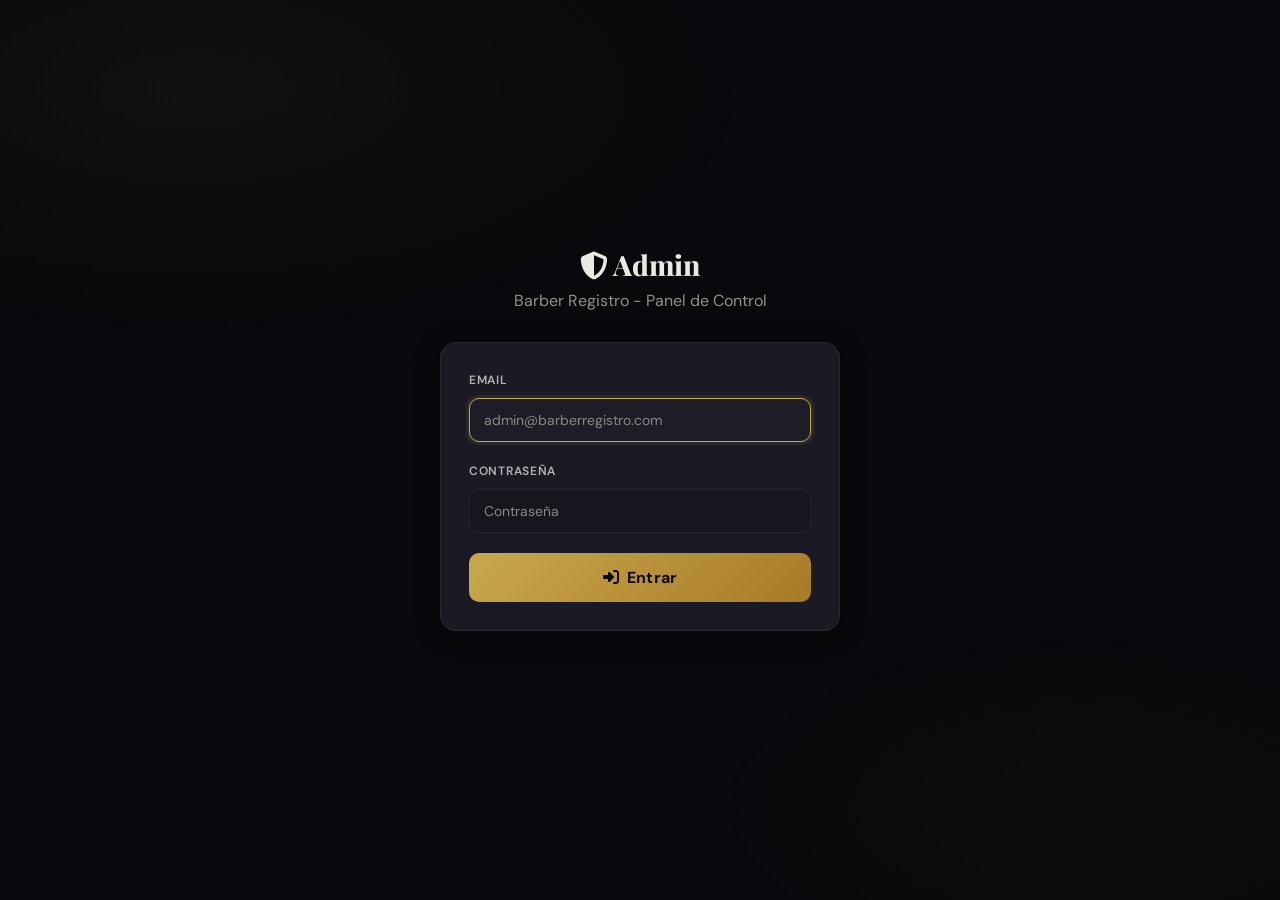
<file: frontend/admin.html>
<!DOCTYPE html>
<html lang="es">
<head>
    <meta charset="UTF-8">
    <meta name="viewport" content="width=device-width, initial-scale=1.0">
    <title>Admin - Barber Registro</title>
    <link rel="stylesheet" href="assets/css/styles.css">
    <link rel="stylesheet" href="assets/css/admin.css">
    <link rel="stylesheet" href="https://cdnjs.cloudflare.com/ajax/libs/font-awesome/6.4.0/css/all.min.css">
</head>
<body>
    <!-- ══════════════════════════════════════════════════════════
         ADMIN — Panel de control de la plataforma.
         Tiene dos vistas:
         1. loginView: formulario de login exclusivo del admin
         2. panelView: dashboard con estadísticas + listado de barberías
         Solo se muestra una a la vez (controlado por JS).
         ═══════════════════════════════════════════════════════ -->

    <!-- ── VISTA 1: LOGIN DEL ADMIN ──────────────────────────
         Credenciales por defecto: admin@barberregistro.com / admin123
         (se crean con npm run seed en el backend)
         ──────────────────────────────────────────────────────── -->
    <div id="loginView" class="login-wrap">
        <div class="login-box">
            <div class="login-header">
                <h1><i class="fas fa-shield-alt"></i> Admin</h1>
                <p style="opacity:0.6;margin-top:6px;">Barber Registro - Panel de Control</p>
            </div>
            <div class="card">
                <!-- Mensajes de error del login -->
                <div id="loginMsg" role="alert"></div>
                <div class="form-group"><label for="saEmail">Email</label><input type="email" id="saEmail" class="form-control" placeholder="admin@barberregistro.com" autofocus></div>
                <div class="form-group"><label for="saPw">Contraseña</label><input type="password" id="saPw" class="form-control" placeholder="Contraseña"></div>
                <button id="btnSaLogin" onclick="saLogin()" class="btn btn-primary" style="width:100%;padding:14px;font-size:16px;justify-content:center;">
                    <i class="fas fa-sign-in-alt"></i> Entrar
                </button>
            </div>
        </div>
    </div>

    <!-- ── VISTA 2: PANEL DEL ADMIN ──────────────────────
         Se muestra después del login exitoso.
         Contiene: topbar, stats grid y listado de barberías.
         ──────────────────────────────────────────────────────── -->
    <div id="panelView" class="panel-wrap">

        <!-- Topbar con nombre y botón de salir -->
        <div class="sa-topbar">
            <div class="container sa-topbar-inner">
                <div><h1><i class="fas fa-cut"></i> Barber Registro <span class="badge-sa">ADMIN</span></h1></div>
                <div style="display:flex;align-items:center;gap:12px;">
                    <span id="saName" style="font-size:13px;opacity:0.7;"></span>
                    <button onclick="saLogout()" class="btn-sa"><i class="fas fa-sign-out-alt"></i> Salir</button>
                </div>
            </div>
        </div>

        <div class="container" style="margin-top:28px;padding-bottom:40px;">
            <!-- Dashboard: 3 tarjetas con estadísticas generales -->
            <div class="stats-grid">
                <div class="stat-card"><div class="num" id="statTotal">0</div><div class="label">Barberías Registradas</div></div>
                <div class="stat-card"><div class="num" id="statActivas">0</div><div class="label">Activas</div></div>
                <div class="stat-card"><div class="num" id="statReservas">0</div><div class="label">Total Reservas</div></div>
            </div>

            <!-- Listado de todas las barberías (se renderiza con JS) -->
            <h2 style="margin-bottom:18px;font-size:20px;"><i class="fas fa-store"></i> Todas las Barberías</h2>
            <div id="listaBarberias"></div>
        </div>
    </div>

    <!-- ══ LÓGICA DEL ADMIN ═══════════════════════════════
         - Login con credenciales de admin
         - Dashboard de estadísticas (total barberías, activas, reservas)
         - Listado de barberías con acciones: activar/desactivar, editar, ver reservas
         - Cada barbería tiene un panel desplegable de detalles
         ═══════════════════════════════════════════════════════ -->
    <script type="module">
        import { config, auth } from './assets/js/config.js';

        // Si ya tiene sesión como admin, mostrar panel directamente
        if (auth.estaLogueado() && auth.getRole() === 'admin') { showPanel(); }

        // Enter en contraseña → ejecutar login
        document.getElementById('saPw').addEventListener('keydown', e => { if(e.key==='Enter') window.saLogin(); });

        // Función de login del admin
        window.saLogin = async function() {
            const email = document.getElementById('saEmail').value.trim();
            const pw = document.getElementById('saPw').value;
            const btn = document.getElementById('btnSaLogin');
            const msg = document.getElementById('loginMsg');
            if (!email||!pw) { msg.innerHTML='<div class="alert alert-error">Completa los campos</div>'; return; }
            btn.disabled=true; btn.innerHTML='<span class="loading"></span> Entrando...'; msg.innerHTML='';
            try {
                const r = await fetch(`${config.apiURL}/auth/admin/login`, {method:'POST',headers:{'Content-Type':'application/json'},body:JSON.stringify({email,password:pw})});
                const d = await r.json();
                if (!r.ok) throw new Error(d.error||'Error');
                auth.guardarSesion(d.token, d.admin, 'admin');
                showPanel();
            } catch(e) { msg.innerHTML=`<div class="alert alert-error">${e.message}</div>`; }
            finally { btn.disabled=false; btn.innerHTML='<i class="fas fa-sign-in-alt"></i> Entrar'; }
        };

        // Cerrar sesión: limpiar sessionStorage y recargar
        window.saLogout = function() { if(confirm('Cerrar sesion?')) { sessionStorage.clear(); location.reload(); } };

        // Mostrar el panel después de login exitoso: oculta login, muestra dashboard
        async function showPanel() {
            document.getElementById('loginView').style.display='none';
            document.getElementById('panelView').style.display='block';
            const sa = auth.getUserData();
            if (sa) document.getElementById('saName').textContent = sa.nombre || sa.email;
            await loadStats();
            await loadBarberias();
        }

        // Cargar estadísticas generales (total barberías, activas, reservas)
        async function loadStats() {
            try {
                const s = await (await fetch(`${config.apiURL}/admin/stats`,{headers:auth.headers()})).json();
                document.getElementById('statTotal').textContent = s.barberias;
                document.getElementById('statActivas').textContent = s.activas;
                document.getElementById('statReservas').textContent = s.reservas;
            } catch(e) { console.error(e); }
        }

        // Cargar listado de todas las barberías con sus estadísticas
        async function loadBarberias() {
            try {
                const bs = await (await fetch(`${config.apiURL}/admin/barberias`,{headers:auth.headers()})).json();
                const cont = document.getElementById('listaBarberias');
                if (!bs.length) { cont.innerHTML='<p style="color:var(--text-3);text-align:center;padding:30px;">No hay barberias registradas</p>'; return; }
                cont.innerHTML = bs.map(b => `
                    <div class="barb-card" id="barb-${b.id}" data-horarios="${(b.horarios||'').replace(/"/g,'&quot;')}">
                        <div class="barb-header">
                            <div class="barb-info">
                                <h3>${b.nombre} <span style="font-size:12px;color:var(--text-3);font-weight:400;">(${b.codigo_unico})</span></h3>
                                <p style="font-size:13px;color:var(--text-3);">${b.dueno_nombre} - ${b.dueno_email}</p>
                                <div class="barb-meta">
                                    <span><i class="fas fa-map-marker-alt"></i> ${b.ciudad||'Sin ciudad'}</span>
                                    <span><i class="fas fa-calendar"></i> ${b.total_reservas} reservas</span>
                                    <span><i class="fas fa-cut"></i> ${b.total_servicios} servicios</span>
                                    <span><i class="fas fa-star" style="color:#f59e0b;"></i> ${b.calificacion_promedio}</span>
                                    <span><i class="fas fa-comment"></i> ${b.total_resenas} resenas</span>
                                </div>
                            </div>
                            <div class="barb-actions">
                                <button class="toggle-btn ${b.activa?'toggle-activa':'toggle-inactiva'}" onclick="toggleActiva(${b.id},${!b.activa})">
                                    ${b.activa?'<i class="fas fa-check-circle"></i> Activa':'<i class="fas fa-ban"></i> Inactiva'}
                                </button>
                                <button class="btn btn-outline" style="padding:6px 12px;font-size:12px;width:auto;" onclick="toggleDetail(${b.id})">
                                    <i class="fas fa-eye"></i> Detalles
                                </button>
                            </div>
                        </div>
                        <div class="detail-panel" id="detail-${b.id}">
                            <div style="display:grid;grid-template-columns:1fr 1fr;gap:14px;">
                                <div class="form-group" style="margin:0;"><label>Nombre</label><input type="text" class="form-control" id="ed-nombre-${b.id}" value="${b.nombre||''}"></div>
                                <div class="form-group" style="margin:0;"><label>Teléfono dueño</label><input type="tel" class="form-control" id="ed-tel-${b.id}" value="${b.dueno_telefono||''}"></div>
                                <div class="form-group" style="margin:0;"><label>Dirección</label><input type="text" class="form-control" id="ed-dir-${b.id}" value="${b.direccion||''}"></div>
                                <div class="form-group" style="margin:0;"><label>Ciudad</label><input type="text" class="form-control" id="ed-ciudad-${b.id}" value="${b.ciudad||''}"></div>
                            </div>
                            <div style="margin-top:16px;">
                                <label style="display:block;margin-bottom:10px;font-weight:600;color:var(--text-2);font-size:12px;letter-spacing:0.06em;text-transform:uppercase;">Horarios de Atención</label>
                                <div id="ed-horarios-grid-${b.id}" class="ed-horarios-grid" style="display:grid;gap:8px;"></div>
                            </div>
                            <div style="margin-top:14px;display:flex;gap:10px;flex-wrap:wrap;">
                                <button class="btn btn-primary" style="padding:8px 18px;font-size:13px;width:auto;" onclick="guardarEdicion(${b.id})"><i class="fas fa-save"></i> Guardar</button>
                                <button class="btn btn-ghost" style="padding:8px 18px;font-size:13px;width:auto;" onclick="cargarReservas(${b.id})"><i class="fas fa-calendar-alt"></i> Historial de Reservas</button>
                                <a href="barberia.html?codigo=${b.codigo_unico}" target="_blank" class="btn btn-outline" style="padding:8px 18px;font-size:13px;width:auto;text-decoration:none;"><i class="fas fa-external-link-alt"></i> Ver página pública</a>
                            </div>
                            <div id="ed-msg-${b.id}" style="margin-top:8px;"></div>
                            <div id="reservas-${b.id}" style="margin-top:14px;"></div>
                        </div>
                    </div>
                `).join('');
            } catch(e) { console.error(e); }
        }

        // Expandir/colapsar panel de detalles de una barbería.
        // Al abrir por primera vez, construye el grid interactivo de horarios.
        window.toggleDetail = function(id) {
            const panel = document.getElementById(`detail-${id}`);
            panel.classList.toggle('open');
            // Construir grid de horarios la primera vez que se abre
            const grid = document.getElementById(`ed-horarios-grid-${id}`);
            if (grid && grid.children.length === 0) {
                buildEdHorariosGrid(id);
            }
        };

        /* ── GRID INTERACTIVO DE HORARIOS (igual que index.html) ──────
           Checkboxes por día + selectores de hora de apertura/cierre.
           Más intuitivo que el textarea que había antes, donde el admin
           tenía que escribir el formato exacto a mano. */
        const edDias = [
            { id: 'lunes', nombre: 'Lunes' }, { id: 'martes', nombre: 'Martes' },
            { id: 'miercoles', nombre: 'Miércoles' }, { id: 'jueves', nombre: 'Jueves' },
            { id: 'viernes', nombre: 'Viernes' }, { id: 'sabado', nombre: 'Sábado' },
            { id: 'domingo', nombre: 'Domingo' }
        ];
        const edHorasAp = ['06:00','07:00','08:00','09:00','10:00','11:00'];
        const edHorasCi = ['14:00','15:00','16:00','17:00','18:00','19:00','20:00','21:00','22:00'];

        function buildEdHorariosGrid(barbId) {
            const grid = document.getElementById(`ed-horarios-grid-${barbId}`);
            if (!grid) return;

            // Obtener los horarios actuales del textarea oculto o del DOM
            const barbCard = document.getElementById(`barb-${barbId}`);
            const barbData = barbCard ? barbCard.dataset.horarios || '' : '';

            edDias.forEach(d => {
                const row = document.createElement('div');
                row.style.cssText = 'display:grid;grid-template-columns:140px 1fr 1fr 80px;gap:10px;align-items:center;padding:10px 14px;background:var(--ink-3);border-radius:10px;border:1px solid var(--border-2);';
                row.id = `ed-row-${barbId}-${d.id}`;

                row.innerHTML = `
                    <label style="display:flex;align-items:center;gap:8px;font-weight:600;cursor:pointer;font-size:13px;color:var(--text-2);">
                        <input type="checkbox" id="ed-ck-${barbId}-${d.id}" style="width:16px;height:16px;accent-color:var(--gold);cursor:pointer;"> ${d.nombre}
                    </label>
                    <select id="ed-ap-${barbId}-${d.id}" disabled style="padding:8px 10px;background:var(--ink);border:1px solid var(--border-2);border-radius:8px;font-size:13px;font-family:'DM Sans',sans-serif;color:var(--text);color-scheme:dark;">
                        ${edHorasAp.map(h => `<option value="${h}" ${h==='09:00'?'selected':''}>${h}</option>`).join('')}
                    </select>
                    <select id="ed-ci-${barbId}-${d.id}" disabled style="padding:8px 10px;background:var(--ink);border:1px solid var(--border-2);border-radius:8px;font-size:13px;font-family:'DM Sans',sans-serif;color:var(--text);color-scheme:dark;">
                        ${edHorasCi.map(h => `<option value="${h}" ${h==='18:00'?'selected':''}>${h}</option>`).join('')}
                    </select>
                    <span id="ed-bg-${barbId}-${d.id}" style="background:rgba(224,82,82,0.1);color:var(--red);padding:4px 10px;border-radius:16px;font-size:11px;font-weight:700;text-align:center;border:1px solid rgba(224,82,82,0.2);">Cerrado</span>`;
                grid.appendChild(row);

                const ck = row.querySelector(`#ed-ck-${barbId}-${d.id}`);
                ck.addEventListener('change', function() {
                    const ap = row.querySelector(`#ed-ap-${barbId}-${d.id}`);
                    const ci = row.querySelector(`#ed-ci-${barbId}-${d.id}`);
                    const bg = row.querySelector(`#ed-bg-${barbId}-${d.id}`);
                    row.style.borderColor = this.checked ? 'rgba(201,168,76,0.18)' : 'rgba(255,255,255,0.07)';
                    row.style.background = this.checked ? 'var(--ink-4)' : 'var(--ink-3)';
                    ap.disabled = !this.checked;
                    ci.disabled = !this.checked;
                    bg.style.display = this.checked ? 'none' : 'block';
                });
            });

            // Rellenar con los horarios guardados de esta barbería
            rellenarEdHorarios(barbId, barbData);
        }

        /* Parsea el string "Lunes: 09:00 - 18:00\nMartes: Cerrado\n..."
           y rellena los checkboxes y selects del grid de edición */
        function rellenarEdHorarios(barbId, horariosStr) {
            if (!horariosStr) return;
            const lineas = horariosStr.split('\n');

            edDias.forEach(d => {
                const linea = lineas.find(l =>
                    l.split(':')[0].trim().toLowerCase().normalize('NFD').replace(/[\u0300-\u036f]/g, '') === d.id
                );
                const ck = document.getElementById(`ed-ck-${barbId}-${d.id}`);
                const ap = document.getElementById(`ed-ap-${barbId}-${d.id}`);
                const ci = document.getElementById(`ed-ci-${barbId}-${d.id}`);
                const bg = document.getElementById(`ed-bg-${barbId}-${d.id}`);
                const row = document.getElementById(`ed-row-${barbId}-${d.id}`);
                if (!ck || !ap || !ci || !bg || !row) return;

                if (linea) {
                    const contenido = linea.substring(linea.indexOf(':') + 1).trim().toLowerCase();
                    if (contenido === 'cerrado') {
                        ck.checked = false;
                        ap.disabled = true; ci.disabled = true;
                        bg.style.display = 'block';
                    } else {
                        const m = contenido.match(/(\d{1,2}:\d{2})\s*-\s*(\d{1,2}:\d{2})/);
                        ck.checked = true;
                        ap.disabled = false; ci.disabled = false;
                        bg.style.display = 'none';
                        row.style.borderColor = 'rgba(201,168,76,0.18)';
                        row.style.background = 'var(--ink-4)';
                        if (m) { ap.value = m[1]; ci.value = m[2]; }
                    }
                }
            });
        }

        /* Lee el grid de edición y genera el string de horarios */
        function generarEdHorarios(barbId) {
            return edDias.map(d => {
                const ck = document.getElementById(`ed-ck-${barbId}-${d.id}`);
                if (ck && ck.checked) {
                    const ap = document.getElementById(`ed-ap-${barbId}-${d.id}`).value;
                    const ci = document.getElementById(`ed-ci-${barbId}-${d.id}`).value;
                    return `${d.nombre}: ${ap} - ${ci}`;
                }
                return `${d.nombre}: Cerrado`;
            }).join('\n');
        }

        // Activar o desactivar una barbería
        window.toggleActiva = async function(id, nuevoEstado) {
            if(!confirm(nuevoEstado?'¿Activar esta barbería?':'¿Desactivar esta barbería?')) return;
            try {
                const r = await fetch(`${config.apiURL}/admin/barberias/${id}`,{method:'PUT',headers:auth.headers(),body:JSON.stringify({activa:nuevoEstado})});
                if (!r.ok) throw new Error();
                await loadBarberias();
                await loadStats();
            } catch { alert('Error al cambiar estado'); }
        };

        // Guardar cambios — ahora lee horarios del grid interactivo
        window.guardarEdicion = async function(id) {
            const datos = {
                nombre: document.getElementById(`ed-nombre-${id}`).value.trim(),
                dueno_telefono: document.getElementById(`ed-tel-${id}`).value.trim(),
                direccion: document.getElementById(`ed-dir-${id}`).value.trim(),
                ciudad: document.getElementById(`ed-ciudad-${id}`).value.trim(),
                horarios: generarEdHorarios(id)
            };
            const msg = document.getElementById(`ed-msg-${id}`);
            try {
                const r = await fetch(`${config.apiURL}/admin/barberias/${id}`,{method:'PUT',headers:auth.headers(),body:JSON.stringify(datos)});
                if (!r.ok) throw new Error();
                msg.innerHTML='<div class="alert alert-success" style="padding:8px;font-size:13px;"><i class="fas fa-check-circle"></i> ¡Cambios guardados!</div>';
                setTimeout(() => { msg.innerHTML = ''; }, 3000);
                await loadBarberias();
            } catch { msg.innerHTML='<div class="alert alert-error" style="padding:8px;font-size:13px;"><i class="fas fa-exclamation-circle"></i> Error al guardar</div>'; }
        };

        // Historial de reservas con resumen de estadísticas por estado
        window.cargarReservas = async function(id) {
            const cont = document.getElementById(`reservas-${id}`);
            if (cont.innerHTML.trim()) { cont.innerHTML = ''; return; }
            cont.innerHTML = '<p style="color:var(--text-3);padding:10px;"><span class="loading"></span> Cargando historial...</p>';
            try {
                const rs = await (await fetch(`${config.apiURL}/admin/barberias/${id}/reservas`, { headers: auth.headers() })).json();
                if (!rs.length) {
                    cont.innerHTML = '<div style="padding:20px;text-align:center;color:var(--text-3);border:1px dashed var(--border-2);border-radius:var(--radius);"><i class="fas fa-calendar" style="font-size:24px;opacity:.3;display:block;margin-bottom:8px;"></i>Esta barbería aún no tiene reservas.</div>';
                    return;
                }

                // Calcular resumen por estado
                const stats = { pendiente: 0, confirmada: 0, completada: 0, cancelada: 0 };
                rs.forEach(r => { if (stats[r.estado] !== undefined) stats[r.estado]++; });

                const thStyle = 'padding:9px 12px;text-align:left;font-size:11px;font-weight:700;color:var(--text-3);text-transform:uppercase;letter-spacing:.05em;';
                const estadoColors = { pendiente:'#f59e0b', confirmada:'var(--green)', completada:'#60a5fa', cancelada:'var(--red)' };

                cont.innerHTML = `
                    <div style="display:flex;gap:10px;flex-wrap:wrap;margin-bottom:12px;">
                        <div style="flex:1;min-width:100px;padding:10px 14px;background:var(--ink-3);border-radius:10px;border:1px solid var(--border-2);text-align:center;">
                            <div style="font-size:20px;font-weight:700;color:#f59e0b;">${stats.pendiente}</div>
                            <div style="font-size:11px;color:var(--text-3);">Pendientes</div>
                        </div>
                        <div style="flex:1;min-width:100px;padding:10px 14px;background:var(--ink-3);border-radius:10px;border:1px solid var(--border-2);text-align:center;">
                            <div style="font-size:20px;font-weight:700;color:var(--green);">${stats.confirmada}</div>
                            <div style="font-size:11px;color:var(--text-3);">Confirmadas</div>
                        </div>
                        <div style="flex:1;min-width:100px;padding:10px 14px;background:var(--ink-3);border-radius:10px;border:1px solid var(--border-2);text-align:center;">
                            <div style="font-size:20px;font-weight:700;color:#60a5fa;">${stats.completada}</div>
                            <div style="font-size:11px;color:var(--text-3);">Completadas</div>
                        </div>
                        <div style="flex:1;min-width:100px;padding:10px 14px;background:var(--ink-3);border-radius:10px;border:1px solid var(--border-2);text-align:center;">
                            <div style="font-size:20px;font-weight:700;color:var(--red);">${stats.cancelada}</div>
                            <div style="font-size:11px;color:var(--text-3);">Canceladas</div>
                        </div>
                    </div>
                    <div style="overflow-x:auto;border-radius:var(--radius);">
                        <table style="width:100%;border-collapse:collapse;background:var(--ink-3);border-radius:var(--radius);overflow:hidden;font-size:13px;">
                            <thead style="background:var(--ink-4);">
                                <tr>
                                    <th style="${thStyle}">Cliente</th>
                                    <th style="${thStyle}">Contacto</th>
                                    <th style="${thStyle}">Servicio</th>
                                    <th style="${thStyle}">Fecha</th>
                                    <th style="${thStyle}">Hora</th>
                                    <th style="${thStyle}">Estado</th>
                                    <th style="${thStyle}"></th>
                                </tr>
                            </thead>
                            <tbody>
                                ${rs.map(r => {
                                    let fecha = '-';
                                    try { const p = r.fecha.substring(0,10).split('-'); fecha = new Date(+p[0],+p[1]-1,+p[2]).toLocaleDateString('es-MX',{day:'numeric',month:'short',year:'numeric'}); } catch {}
                                    const color = estadoColors[r.estado] || 'var(--text-3)';
                                    return `<tr style="border-top:1px solid var(--border-2);">
                                        <td style="padding:9px 12px;color:var(--text);font-weight:600;">${r.nombre}</td>
                                        <td style="padding:9px 12px;color:var(--text-2);font-size:12px;">${r.email}<br>${r.telefono}</td>
                                        <td style="padding:9px 12px;color:var(--text-2);">${r.servicio}</td>
                                        <td style="padding:9px 12px;color:var(--text-2);">${fecha}</td>
                                        <td style="padding:9px 12px;color:var(--text-2);">${(r.hora||'').substring(0,5)}</td>
                                        <td style="padding:9px 12px;">
                                            <select onchange="cambiarEstadoAdmin(${r.id},this.value,${id})" style="padding:5px 8px;border-radius:6px;border:1px solid var(--border-2);font-size:12px;background:var(--ink-4);color:var(--text-2);font-family:'DM Sans',sans-serif;cursor:pointer;color-scheme:dark;">
                                                <option value="pendiente" ${r.estado==='pendiente'?'selected':''}>⏳ Pendiente</option>
                                                <option value="confirmada" ${r.estado==='confirmada'?'selected':''}>✅ Confirmada</option>
                                                <option value="completada" ${r.estado==='completada'?'selected':''}>🎉 Completada</option>
                                                <option value="cancelada" ${r.estado==='cancelada'?'selected':''}>❌ Cancelada</option>
                                            </select>
                                        </td>
                                        <td style="padding:9px 12px;">
                                            <button onclick="eliminarReservaAdmin(${r.id},${id})" style="background:var(--red);color:#fff;border:none;padding:5px 9px;border-radius:6px;font-size:12px;cursor:pointer;font-family:'DM Sans',sans-serif;" title="Eliminar reserva"><i class="fas fa-trash"></i></button>
                                        </td>
                                    </tr>${r.comentarios ? `<tr><td colspan="7" style="background:var(--ink-4);font-size:12px;color:var(--text-3);padding:6px 14px;font-style:italic;"><i class="fas fa-comment" style="margin-right:6px;opacity:.5;"></i>"${r.comentarios}"</td></tr>` : ''}`;
                                }).join('')}
                            </tbody>
                        </table>
                    </div>
                    <p style="text-align:right;color:var(--text-3);font-size:11px;margin-top:6px;">${rs.length} reserva${rs.length!==1?'s':''} en total</p>`;
            } catch (e) {
                console.error(e);
                cont.innerHTML = '<p style="color:var(--red);padding:10px;font-size:13px;">Error al cargar reservas</p>';
            }
        };

        // Cambiar estado de una reserva desde el panel admin
        window.cambiarEstadoAdmin = async function(reservaId, nuevoEstado, barberiaId) {
            try {
                const r = await fetch(`${config.apiURL}/admin/reservas/${reservaId}/estado`, {
                    method: 'PATCH', headers: auth.headers(), body: JSON.stringify({ estado: nuevoEstado })
                });
                if (!r.ok) throw new Error();
            } catch {
                alert('Error al cambiar estado');
                // Recargar para revertir el select al estado real
                document.getElementById(`reservas-${barberiaId}`).innerHTML = '';
                cargarReservas(barberiaId);
            }
        };

        // Eliminar una reserva desde el panel admin
        window.eliminarReservaAdmin = async function(reservaId, barberiaId) {
            if (!confirm('¿Eliminar esta reserva?')) return;
            try {
                const r = await fetch(`${config.apiURL}/admin/reservas/${reservaId}`, {
                    method: 'DELETE', headers: auth.headers()
                });
                if (!r.ok) throw new Error();
                // Recargar la tabla de reservas y las stats globales
                document.getElementById(`reservas-${barberiaId}`).innerHTML = '';
                cargarReservas(barberiaId);
                await loadStats();
            } catch { alert('Error al eliminar reserva'); }
        };
    </script>
</body>
</html>
</file>
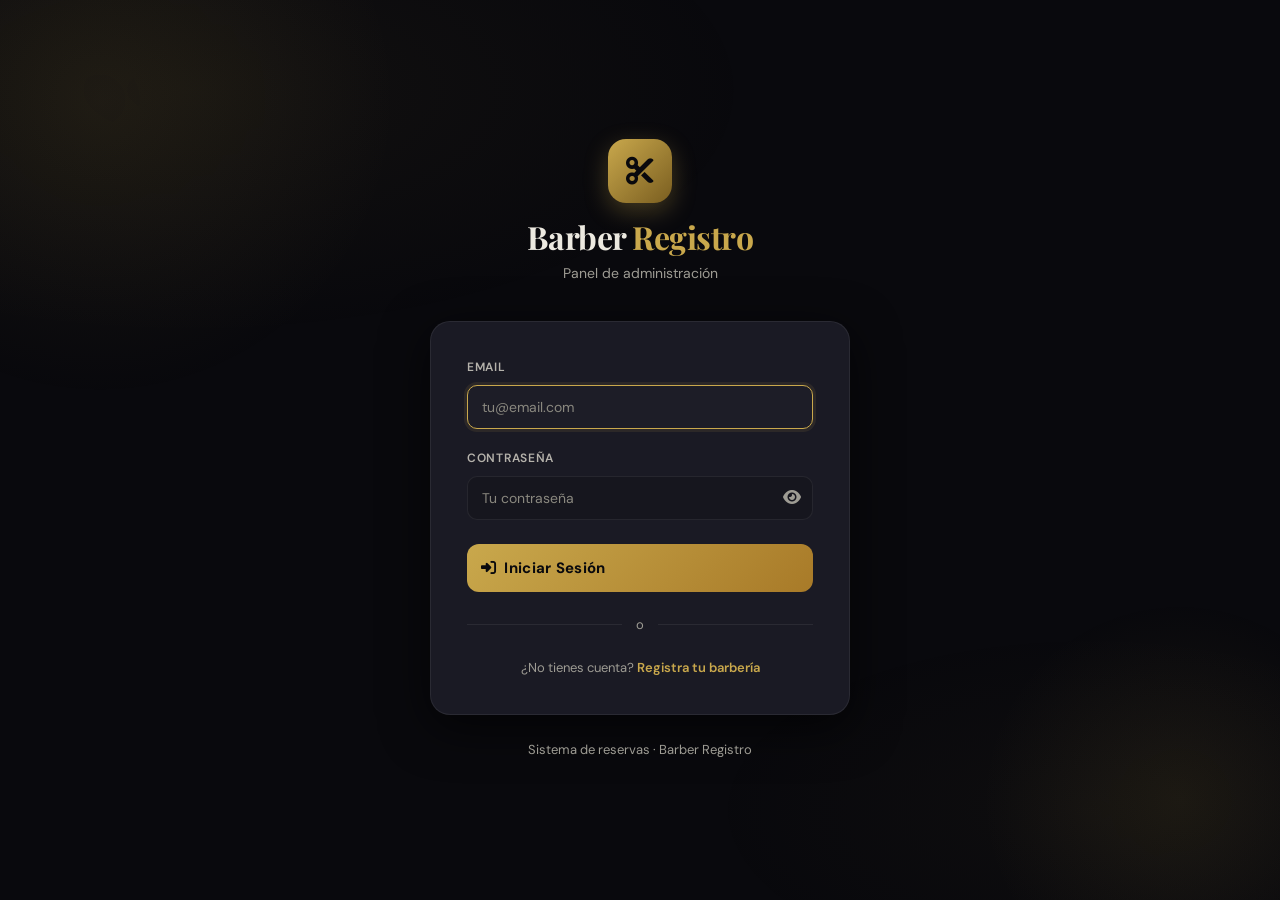
<file: frontend/login.html>
<!DOCTYPE html>
<html lang="es">
<head>
    <meta charset="UTF-8">
    <meta name="viewport" content="width=device-width, initial-scale=1.0">
    <title>Iniciar Sesion — Barber Registro</title>
    <!-- Estilos: global + específico de esta página -->
    <link rel="stylesheet" href="assets/css/styles.css">
    <link rel="stylesheet" href="assets/css/login.css">
    <link rel="stylesheet" href="https://cdnjs.cloudflare.com/ajax/libs/font-awesome/6.4.0/css/all.min.css">
</head>
<body>
    <!-- Skip link: accesibilidad para navegación con teclado (C7) -->
    <a href="#email" class="skip-link">Saltar al formulario</a>

    <!-- Decoración de fondo: círculos difuminados dorados en las esquinas -->
    <div class="bg-deco"><span></span><span></span></div>

    <!-- Contenedor principal centrado verticalmente -->
    <div class="login-wrap">

        <!-- Encabezado: logo de tijeras + nombre de la app -->
        <div class="login-brand">
            <div class="scissors"><i class="fas fa-cut"></i></div>
            <h1>Barber <span>Registro</span></h1>
            <p>Panel de administración</p>
        </div>

        <!-- Card del formulario de login -->
        <div class="login-card">
            <!-- Contenedor de mensajes de error/éxito -->
            <div id="mensaje" role="alert"></div>

            <!-- Campo de email -->
            <div class="form-group">
                <label for="email">Email</label>
                <input type="email" id="email" class="form-control" placeholder="tu@email.com" autofocus>
            </div>

            <!-- Campo de contraseña con botón para mostrar/ocultar -->
            <div class="form-group">
                <label for="password">Contraseña</label>
                <div class="pw-wrap">
                    <input type="password" id="password" class="form-control" placeholder="Tu contraseña">
                    <button type="button" class="toggle-pw" onclick="togglePw()" aria-label="Mostrar contraseña">
                        <i class="fas fa-eye" id="eyeIcon"></i>
                    </button>
                </div>
            </div>

            <!-- Botón de submit -->
            <button id="btnLogin" onclick="login()" class="btn btn-primary login-submit">
                <i class="fas fa-sign-in-alt"></i> Iniciar Sesión
            </button>

            <!-- Separador visual -->
            <div class="divider">o</div>

            <!-- Link al registro para nuevos usuarios -->
            <p style="text-align:center;color:var(--text-3);font-size:13px;">
                ¿No tienes cuenta? <a href="index.html" style="color:var(--gold);font-weight:600;text-decoration:none;">Registra tu barbería</a>
            </p>
        </div>

        <!-- Footer discreto -->
        <div class="login-footer">
            Sistema de reservas · Barber Registro
        </div>
    </div>

    <!-- ══ LÓGICA DE LOGIN ══════════════════════════════════════
         - Si ya tiene sesión activa, redirige al panel
         - Enter en email → foco al password
         - Enter en password → ejecuta login
         - Login envía POST a /auth/login y guarda token JWT
         ═══════════════════════════════════════════════════════ -->
    <script type="module">
        import { config, auth } from './assets/js/config.js';

        // Si ya tiene sesión como dueño, redirigir directo al panel
        if (auth.estaLogueado() && auth.getRole() === 'dueno') window.location.href = 'usuario.html';

        // Atajos de teclado: Enter para navegar entre campos
        document.getElementById('password').addEventListener('keydown', e => { if(e.key==='Enter') window.login(); });
        document.getElementById('email').addEventListener('keydown', e => { if(e.key==='Enter') document.getElementById('password').focus(); });

        // Función de login: envía credenciales al backend
        window.login = async function() {
            const email = document.getElementById('email').value.trim();
            const pw = document.getElementById('password').value;
            const btn = document.getElementById('btnLogin');
            const msg = document.getElementById('mensaje');

            // Validación básica
            if (!email || !pw) { msg.innerHTML='<div class="alert alert-error"><i class="fas fa-exclamation-circle"></i> Completa todos los campos</div>'; return; }

            btn.disabled=true; btn.innerHTML='<span class="loading"></span> Entrando...'; msg.innerHTML='';
            try {
                const r = await fetch(`${config.apiURL}/auth/login`, { method:'POST', headers:{'Content-Type':'application/json'}, body:JSON.stringify({email,password:pw}) });
                const d = await r.json();
                if (!r.ok) throw new Error(d.error||'Error');

                // Guardar sesión y redirigir al panel
                auth.guardarSesion(d.token, d.barberia, 'dueno');
                window.location.href = 'usuario.html';
            } catch(e) { msg.innerHTML=`<div class="alert alert-error"><i class="fas fa-exclamation-circle"></i> ${e.message}</div>`; }
            finally { btn.disabled=false; btn.innerHTML='<i class="fas fa-sign-in-alt"></i> Iniciar Sesión'; }
        };

        // Toggle mostrar/ocultar contraseña
        window.togglePw = function() {
            const i=document.getElementById('password'), ic=document.getElementById('eyeIcon');
            i.type = i.type==='password' ? 'text' : 'password';
            ic.className = i.type==='password' ? 'fas fa-eye' : 'fas fa-eye-slash';
        };
    </script>
</body>
</html>
</file>
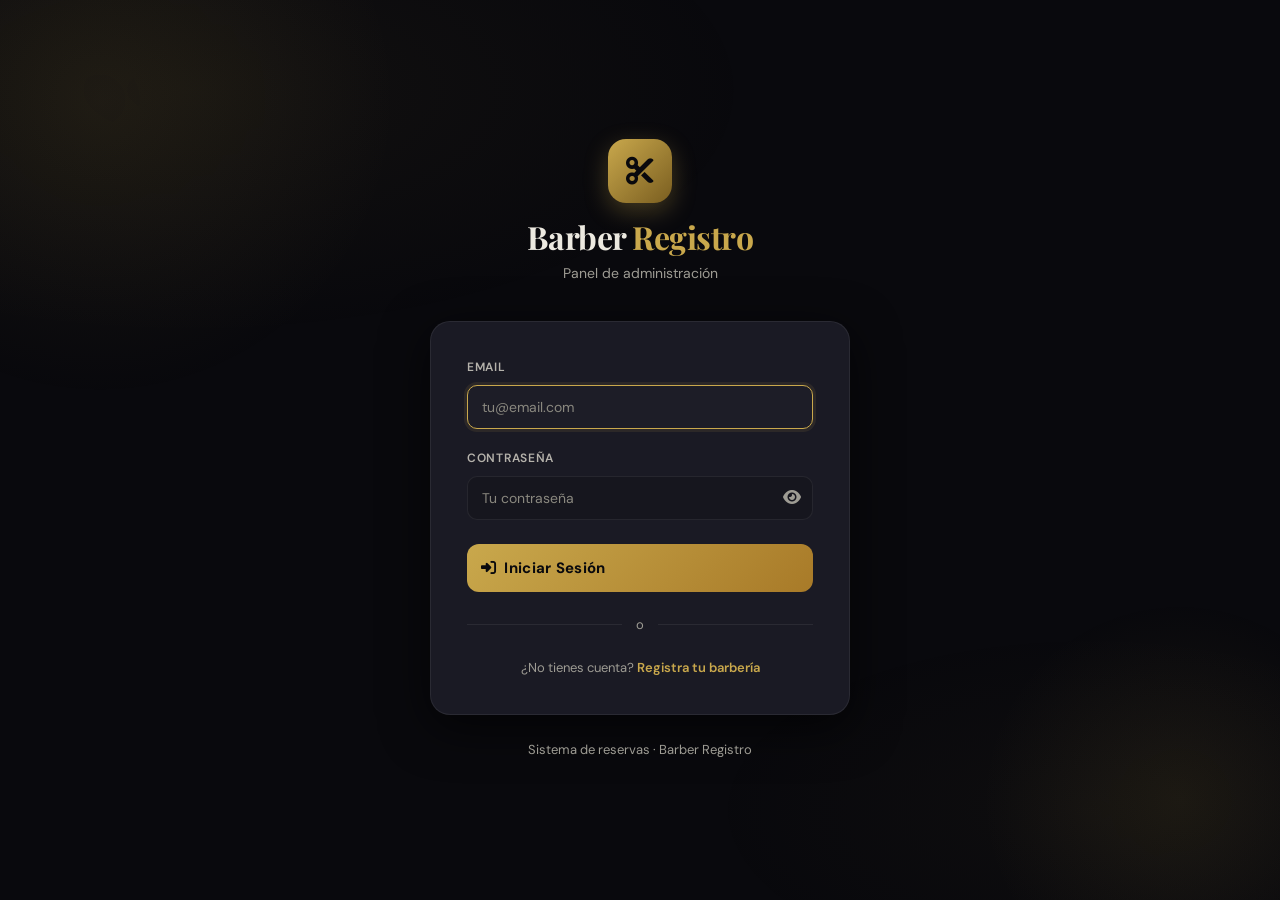
<file: frontend/usuario.html>
<!DOCTYPE html>
<html lang="es">
<head>
    <meta charset="UTF-8">
    <meta name="viewport" content="width=device-width, initial-scale=1.0">
    <title>Mi Panel — Barber Registro</title>
    <link rel="stylesheet" href="assets/css/styles.css">
    <link rel="stylesheet" href="assets/css/usuario.css">
    <link rel="stylesheet" href="https://cdnjs.cloudflare.com/ajax/libs/font-awesome/6.4.0/css/all.min.css">
</head>
<body>
<!-- Skip link para navegación por teclado -->
<a href="#servicios" class="skip-link">Saltar al contenido</a>
<div id="toastContainer" aria-live="polite"></div>

<!-- TOPBAR -->
<div class="topbar">
    <div class="container topbar-inner">
        <div class="topbar-brand">
            <div class="topbar-logo"><i class="fas fa-cut"></i></div>
            <div class="topbar-text">
                <h1>Barber Registro</h1>
                <p id="nombreBarberia"></p>
            </div>
        </div>
        <div class="topbar-actions">
            <a id="linkVerPagina" href="#" target="_blank" class="btn btn-ghost" style="padding:7px 12px;font-size:12px;"><i class="fas fa-external-link-alt"></i> Ver página</a>
            <span id="emailUsuario" class="topbar-email"></span>
            <button onclick="cerrarSesion()" class="btn btn-outline" style="padding:7px 12px;font-size:12px;"><i class="fas fa-sign-out-alt"></i> Salir</button>
        </div>
    </div>
</div>

<!-- TABS pill — WAI-ARIA tablist pattern: solo el tab activo es tabulable,
     flechas izq/der mueven el foco entre tabs, Enter/Space activan.
     Esto evita que el usuario tenga que pulsar Tab 5 veces para pasar los tabs. -->
<div class="tabs-wrap">
    <div class="tabs" role="tablist" aria-label="Secciones del panel">
        <div class="tab active" role="tab" tabindex="0" aria-selected="true" aria-controls="servicios" id="tab-servicios"><i class="fas fa-cut"></i> Servicios</div>
        <div class="tab" role="tab" tabindex="-1" aria-selected="false" aria-controls="reservas" id="tab-reservas"><i class="fas fa-calendar"></i> Reservas</div>
        <div class="tab" role="tab" tabindex="-1" aria-selected="false" aria-controls="resenas" id="tab-resenas"><i class="fas fa-star"></i> Reseñas</div>
        <div class="tab" role="tab" tabindex="-1" aria-selected="false" aria-controls="fotos" id="tab-fotos"><i class="fas fa-camera"></i> Fotos</div>
        <div class="tab" role="tab" tabindex="-1" aria-selected="false" aria-controls="configuracion" id="tab-configuracion"><i class="fas fa-cog"></i> Config</div>
    </div>
</div>

<div class="container page-content">

    <!-- SERVICIOS -->
    <div id="servicios" class="section active" role="tabpanel" aria-labelledby="tab-servicios">
        <div class="card">
            <p class="panel-title"><i class="fas fa-plus-circle"></i> Agregar Servicio</p>
            <form id="servicioForm" style="display:grid;grid-template-columns:1fr 1fr;gap:12px;">
                <div class="form-group" style="margin:0;"><input type="text" id="nombreServicio" class="form-control" placeholder="Nombre del servicio *" required></div>
                <div class="form-group" style="margin:0;"><input type="number" id="precioServicio" class="form-control" placeholder="Precio ($) *" required min="1"></div>
                <div class="form-group" style="margin:0;grid-column:1/-1;"><textarea id="descripcionServicio" class="form-control" placeholder="Descripción (opcional)" style="min-height:44px;"></textarea></div>
                <div class="form-group" style="margin:0;"><input type="number" id="duracionServicio" class="form-control" placeholder="Duración (min)" value="30" min="5"></div>
                <button type="submit" class="btn btn-success" style="grid-column:1/-1;justify-content:center;"><i class="fas fa-plus"></i> Agregar Servicio</button>
            </form>
        </div>
        <div class="info-box"><i class="fas fa-lightbulb"></i>Haz clic en la imagen de un servicio para asignarle una foto de tu galería.</div>
        <div id="listaServicios" class="srv-grid"></div>
    </div>

    <!-- RESERVAS -->
    <div id="reservas" class="section" role="tabpanel" aria-labelledby="tab-reservas">
        <div class="card"><p class="panel-title"><i class="fas fa-calendar-alt"></i> Reservas</p><div id="listaReservas"></div></div>
    </div>

    <!-- RESEÑAS -->
    <div id="resenas" class="section" role="tabpanel" aria-labelledby="tab-resenas">
        <div class="card"><p class="panel-title"><i class="fas fa-star"></i> Reseñas de clientes</p><div id="listaResenas"></div></div>
    </div>

    <!-- FOTOS -->
    <div id="fotos" class="section" role="tabpanel" aria-labelledby="tab-fotos">
        <div class="card">
            <p class="panel-title"><i class="fas fa-camera"></i> Galería de Fotos</p>
            <p style="color:var(--text-3);margin-bottom:16px;font-size:13px;">Sube fotos de tu barbería y cortes (JPG, PNG, WEBP — máx. 5MB). Luego asígnalas a tus servicios.</p>
            <div style="display:flex;gap:12px;flex-wrap:wrap;align-items:flex-end;">
                <div class="form-group" style="margin:0;flex:1;min-width:180px;"><input type="file" id="fotoInput" accept="image/jpeg,image/png,image/webp" class="form-control"></div>
                <div class="form-group" style="margin:0;flex:1;min-width:180px;"><input type="text" id="fotoDesc" class="form-control" placeholder="Descripción (opcional)"></div>
                <button onclick="subirFoto()" id="btnFoto" class="btn btn-success" style="white-space:nowrap;"><i class="fas fa-upload"></i> Subir</button>
            </div>
            <div id="msgFoto"></div>
        </div>
        <div id="galeriaAdmin" style="display:grid;grid-template-columns:repeat(auto-fill,minmax(190px,1fr));gap:14px;margin-top:4px;"></div>
    </div>

    <!-- CONFIG -->
    <div id="configuracion" class="section" role="tabpanel" aria-labelledby="tab-configuracion">
        <div class="card" style="max-width:720px;">
            <p class="panel-title"><i class="fas fa-store"></i> Info de la Barbería</p>
            <form id="configForm">
                <div style="display:grid;grid-template-columns:1fr 1fr;gap:14px;">
                    <div class="form-group" style="margin:0;"><label>Nombre</label><input type="text" id="cfgNombre" class="form-control" required></div>
                    <div class="form-group" style="margin:0;"><label>Teléfono</label><input type="tel" id="cfgTelefono" class="form-control"></div>
                    <div class="form-group" style="margin:0;"><label>Dirección</label><input type="text" id="cfgDireccion" class="form-control" required></div>
                    <div class="form-group" style="margin:0;"><label>Ciudad</label><input type="text" id="cfgCiudad" class="form-control"></div>
                </div>

                <div style="margin-top:24px;">
                    <label style="display:block;margin-bottom:10px;font-weight:600;color:var(--text-2);font-size:12px;letter-spacing:0.06em;text-transform:uppercase;">Horarios de Atención</label>
                    <div id="cfgHorariosGrid" style="display:grid;gap:8px;"></div>
                </div>

                <!-- Textarea oculto que guarda el valor final para el backend -->
                <textarea id="cfgHorarios" style="display:none;"></textarea>

                <button type="submit" class="btn btn-primary" style="justify-content:center;padding:12px 24px;margin-top:24px;"><i class="fas fa-save"></i> Guardar Cambios</button>
            </form>
        </div>
        <div class="card card-gold" style="max-width:720px;margin-top:0;">
            <p class="panel-title"><i class="fas fa-link"></i> Link para Clientes</p>
            <div class="link-row">
                <input type="text" id="linkPublico" class="form-control" readonly>
                <button onclick="copiarLink('linkPublico')" class="btn btn-primary" style="padding:12px 14px;"><i class="fas fa-copy"></i> Copiar</button>
            </div>
        </div>
    </div>

</div>

<!-- MODAL FOTO -->
<div id="modalFoto" class="modal-overlay" onclick="cerrarModal(event)">
    <div class="modal">
        <div class="modal-header">
            <h3><i class="fas fa-image" style="color:var(--gold);margin-right:8px;"></i>Elige foto para el servicio</h3>
            <button class="modal-close" onclick="document.getElementById('modalFoto').classList.remove('open')">&times;</button>
        </div>
        <div id="modalFotoGrid" class="foto-grid"></div>
        <div style="margin-top:18px;display:flex;justify-content:flex-end;gap:10px;">
            <button onclick="document.getElementById('modalFoto').classList.remove('open')" class="btn btn-outline">Cancelar</button>
            <button onclick="confirmarFoto()" class="btn btn-primary"><i class="fas fa-check"></i> Asignar foto</button>
        </div>
    </div>
</div>

<script type="module" src="assets/js/usuario.js"></script>
</body>
</html>
</file>
<file: frontend/assets/css/styles.css>
/* ================================================================
   BARBER REGISTRO — Global Design System
   ================================================================
   Arquitectura CSS:
   1. Variables de diseño (design tokens)
   2. Reset & base
   3. Tipografía
   4. Accesibilidad (focus-visible, skip-nav, reduced-motion)
   5. Componentes reutilizables (botones, cards, forms, alerts, etc.)
   6. Componentes de página específicos
   7. Animaciones
   8. Responsive breakpoints

   Paleta: dark-luxury con acentos dorados.
   Tipografía: Playfair Display (headings) + DM Sans (body).
   ================================================================ */

@import url('https://fonts.googleapis.com/css2?family=Playfair+Display:wght@700;800;900&family=DM+Sans:ital,wght@0,400;0,500;0,600;0,700;1,400&display=swap');

/* ── 1. DESIGN TOKENS ─────────────────────────────────────────
   Centralizados aquí para que un cambio de paleta solo requiera
   editar este bloque, no buscar hex codes en 6 archivos CSS.
   La escala de 4 niveles de "ink" existe porque dark mode necesita
   sutiles diferencias de profundidad para que cards y modales
   se distingan del fondo sin usar bordes pesados.
   ─────────────────────────────────────────────────────────── */
:root {
    --ink:        #09090d;
    --ink-2:      #0f0f14;
    --ink-3:      #16161e;
    --ink-4:      #1d1d27;
    --surface:    #1a1a24;
    --surface-2:  #20202c;

    --gold:       #c9a84c;
    --gold-light: #e8c56a;
    --gold-dim:   #7a5e20;

    --red:        #e05252;
    --red-dark:   #b83a3a;
    --green:      #3ecf8e;
    --green-dark: #2aaa74;

    /* Texto: escala de 3 niveles.
       --text-3 subió a #9e9c94 (ratio 5.8:1 sobre --ink) para cumplir
       WCAG AA incluso sobre superficies como --ink-4 y --surface-2.
       --text-placeholder es más claro que --text-3 pero aún pasa AA (4.6:1). */
    --text:       #ece9e0;
    --text-2:     #b5b2ab;
    --text-3:     #9e9c94;
    --text-placeholder: #8a887f;

    --border:     rgba(201,168,76,0.18);
    --border-2:   rgba(255,255,255,0.07);

    --shadow:     0 4px 24px rgba(0,0,0,0.45);
    --shadow-lg:  0 12px 48px rgba(0,0,0,0.65);
    --glow:       0 0 28px rgba(201,168,76,0.22);

    --radius:     12px;
    --radius-lg:  16px;

    /* Transición estándar para micro-interacciones */
    --t:          0.22s cubic-bezier(0.4,0,0.2,1);

    /* Anillo de focus visible — un solo valor para mantener DRY */
    --focus-ring: 0 0 0 3px rgba(201,168,76,0.45);
}


/* ── 2. RESET & BASE ──────────────────────────────────────────
   Reset mínimo y estilos de body.
   El pseudo-elemento ::before crea un sutil glow ambiental
   que refuerza la estética "premium" sin afectar el contenido.
   ─────────────────────────────────────────────────────────── */
*, *::before, *::after { margin: 0; padding: 0; box-sizing: border-box; }
html { scroll-behavior: smooth; }

body {
    font-family: 'DM Sans', system-ui, sans-serif;
    background: var(--ink);
    color: var(--text);
    line-height: 1.65;
    -webkit-font-smoothing: antialiased;
    min-height: 100vh;
}

/* Glow ambiental de fondo, puramente decorativo */
body::before {
    content: '';
    position: fixed;
    inset: 0;
    pointer-events: none;
    background:
        radial-gradient(ellipse 80% 50% at 15% 10%, rgba(201,168,76,0.05) 0%, transparent 55%),
        radial-gradient(ellipse 60% 40% at 85% 90%, rgba(201,168,76,0.03) 0%, transparent 50%);
    z-index: 0;
}

.container {
    max-width: 1200px;
    margin: 0 auto;
    padding: 0 24px;
    position: relative;
    z-index: 1;
}


/* ── 3. TIPOGRAFÍA ────────────────────────────────────────────
   Playfair Display para headings (serif premium)
   DM Sans para body text (legible, moderna)
   ─────────────────────────────────────────────────────────── */
h1, h2, h3, h4 {
    font-family: 'Playfair Display', serif;
    font-weight: 700;
    line-height: 1.15;
}


/* ── 4. ACCESIBILIDAD ─────────────────────────────────────────
   - Skip-to-content link: permite a usuarios de teclado saltar
     la navegación e ir directo al contenido principal.
   - :focus-visible (no :focus): el anillo solo aparece con teclado,
     no con clicks de ratón, evitando anillos molestos en UX normal.
   - Reduced motion: respeta la preferencia del SO para usuarios con
     sensibilidad al movimiento (vestibular disorders).
   ─────────────────────────────────────────────────────────── */

/* Skip link: oculto visualmente pero accesible con Tab.
   Posicionado en top:-100% en vez de display:none para que
   los lectores de pantalla lo encuentren en el flujo del DOM. */
.skip-link {
    position: absolute;
    top: -100%;
    left: 16px;
    z-index: 10000;
    padding: 12px 20px;
    background: var(--gold);
    color: var(--ink);
    font-weight: 700;
    font-size: 14px;
    border-radius: 0 0 var(--radius) var(--radius);
    text-decoration: none;
    transition: top 0.2s;
}
.skip-link:focus {
    top: 0;
}

/* Focus visible global — anillo dorado consistente en todos
   los elementos interactivos. Se usa :focus-visible en vez de
   :focus para que el anillo solo aparezca con navegación por
   teclado (Tab), no cuando el usuario hace click con ratón. */
:focus-visible {
    outline: 2px solid var(--gold);
    outline-offset: 2px;
}

/* Para elementos interactivos, sumamos el box-shadow */
.btn:focus-visible,
.form-control:focus-visible,
.tab:focus-visible,
.service-card:focus-visible,
.foto-option:focus-visible,
.foto-none:focus-visible,
select.estado-sel:focus-visible,
.time-select:focus-visible,
.modal-close:focus-visible,
.toggle-pw:focus-visible,
.navbar-links a:focus-visible,
.back-to-top:focus-visible,
.hero-cta:focus-visible,
.btn-hero:focus-visible {
    outline: 2px solid var(--gold);
    outline-offset: 2px;
    box-shadow: var(--focus-ring);
}

/* Reduced motion: desactiva animaciones para quienes lo prefieran */
@media (prefers-reduced-motion: reduce) {
    *, *::before, *::after {
        animation-duration: 0.01ms !important;
        animation-iteration-count: 1 !important;
        transition-duration: 0.01ms !important;
    }
    html { scroll-behavior: auto; }
}


/* ── 5. BOTONES ───────────────────────────────────────────────
   Sistema de botones con variantes semánticas.
   Todos heredan la base .btn para evitar duplicación (DRY).
   ─────────────────────────────────────────────────────────── */
.btn {
    padding: 11px 22px;
    border: none;
    border-radius: 10px;
    font-size: 14px;
    font-weight: 600;
    cursor: pointer;
    transition: all var(--t);
    font-family: 'DM Sans', sans-serif;
    display: inline-flex;
    align-items: center;
    gap: 8px;
    letter-spacing: 0.01em;
    position: relative;
    overflow: hidden;
    white-space: nowrap;
}
.btn:active { transform: scale(0.96); }

/* Variante primaria: gradiente dorado, texto oscuro para contraste */
.btn-primary {
    background: linear-gradient(135deg, var(--gold) 0%, #a87a28 100%);
    color: var(--ink);
    font-weight: 700;
}
.btn-primary:hover { box-shadow: var(--glow); filter: brightness(1.1); }

.btn-success { background: var(--green); color: var(--ink); font-weight: 700; }
.btn-success:hover { background: var(--green-dark); transform: translateY(-1px); }

.btn-danger { background: var(--red); color: #fff; }
.btn-danger:hover { background: var(--red-dark); transform: translateY(-1px); }

.btn-outline {
    background: transparent;
    color: var(--text-2);
    border: 1px solid var(--border-2);
}
.btn-outline:hover { border-color: var(--gold); color: var(--gold); }

.btn-ghost {
    background: var(--surface);
    color: var(--text-2);
    border: 1px solid var(--border-2);
}
.btn-ghost:hover { background: var(--surface-2); color: var(--text); }


/* ── 6. CARDS ─────────────────────────────────────────────────
   Contenedor reutilizable con variante "gold" para destacar.
   ─────────────────────────────────────────────────────────── */
.card {
    background: var(--surface);
    border: 1px solid var(--border-2);
    border-radius: var(--radius-lg);
    padding: 28px;
    box-shadow: var(--shadow);
    margin-bottom: 20px;
}
.card-gold {
    border-color: var(--border);
    background: linear-gradient(135deg, var(--surface) 0%, var(--ink-3) 100%);
}


/* ── 7. FORMS ─────────────────────────────────────────────────
   Labels en uppercase pequeño para jerarquía visual.
   Los inputs usan el token --focus-ring al recibir foco.
   ─────────────────────────────────────────────────────────── */
.form-group { margin-bottom: 20px; }
.form-group label {
    display: block;
    margin-bottom: 7px;
    font-weight: 600;
    color: var(--text-2);
    font-size: 12px;
    letter-spacing: 0.06em;
    text-transform: uppercase;
}
.form-control {
    width: 100%;
    padding: 12px 14px;
    background: var(--ink-3);
    border: 1px solid var(--border-2);
    border-radius: 10px;
    font-size: 14px;
    color: var(--text);
    transition: all var(--t);
    font-family: 'DM Sans', sans-serif;
}
.form-control:focus {
    outline: none;
    border-color: var(--gold);
    background: var(--ink-4);
    box-shadow: 0 0 0 3px rgba(201,168,76,0.1);
}
.form-control::placeholder { color: var(--text-placeholder); }
textarea.form-control { min-height: 90px; resize: vertical; }
select.form-control { cursor: pointer; }
input[type="file"].form-control { cursor: pointer; padding: 10px 14px; }

/* Fix para que los íconos nativos de date/time/select sean visibles
   en dark mode. color-scheme:dark le dice al browser que use íconos claros. */
input[type="date"].form-control,
input[type="time"].form-control {
    color-scheme: dark;
}
select.form-control {
    color-scheme: dark;
}


/* ── 8. ALERTS ────────────────────────────────────────────────
   Feedback visual con colores semánticos (éxito, error, info).
   ─────────────────────────────────────────────────────────── */
.alert {
    padding: 13px 16px;
    border-radius: 10px;
    margin-bottom: 16px;
    font-size: 14px;
    font-weight: 500;
    display: flex;
    align-items: flex-start;
    gap: 9px;
}
.alert-success { background: rgba(62,207,142,0.1);  color: #5de8a8; border: 1px solid rgba(62,207,142,0.2); }
.alert-error   { background: rgba(224,82,82,0.1);   color: #f08888; border: 1px solid rgba(224,82,82,0.2); }
.alert-info    { background: rgba(201,168,76,0.1);  color: var(--gold-light); border: 1px solid var(--border); }


/* ── 9. DIVIDER ───────────────────────────────────────────── */
.divider {
    display: flex;
    align-items: center;
    gap: 14px;
    color: var(--text-3);
    font-size: 13px;
    margin: 22px 0;
}
.divider::before, .divider::after {
    content: '';
    flex: 1;
    height: 1px;
    background: var(--border-2);
}


/* ── 10. BADGE ────────────────────────────────────────────────
   Badges para estados de reservas (pendiente, confirmada, etc.)
   ─────────────────────────────────────────────────────────── */
.badge {
    padding: 4px 11px;
    border-radius: 20px;
    font-size: 11px;
    font-weight: 700;
    letter-spacing: 0.04em;
    text-transform: uppercase;
}
.badge-pendiente  { background: rgba(245,158,11,0.12); color: #f59e0b; border: 1px solid rgba(245,158,11,0.2); }
.badge-confirmada { background: rgba(62,207,142,0.1);  color: var(--green); border: 1px solid rgba(62,207,142,0.2); }
.badge-cancelada  { background: rgba(224,82,82,0.1);   color: var(--red);   border: 1px solid rgba(224,82,82,0.2); }
.badge-completada { background: rgba(96,165,250,0.1);  color: #60a5fa;      border: 1px solid rgba(96,165,250,0.2); }


/* ── 11. LOADING SPINNER ──────────────────────────────────── */
.loading {
    display: inline-block;
    width: 18px;
    height: 18px;
    border: 2px solid rgba(201,168,76,0.2);
    border-top-color: var(--gold);
    border-radius: 50%;
    animation: spin .7s linear infinite;
}
@keyframes spin { to { transform: rotate(360deg); } }


/* ── 12. SKELETON (placeholder de carga) ──────────────────── */
.skeleton {
    background: linear-gradient(90deg, var(--ink-3) 25%, var(--ink-4) 50%, var(--ink-3) 75%);
    background-size: 200% 100%;
    animation: shimmer 1.4s infinite;
    border-radius: 8px;
}
@keyframes shimmer {
    0%   { background-position: 200% 0; }
    100% { background-position: -200% 0; }
}


/* ── 13. TOAST NOTIFICATIONS ──────────────────────────────────
   Contenedor fixed en esquina inferior derecha.
   pointer-events:none en el container, auto en cada toast,
   para que no bloqueen clicks en el fondo.
   ─────────────────────────────────────────────────────────── */
#toastContainer {
    position: fixed;
    bottom: 24px;
    right: 24px;
    z-index: 9999;
    display: flex;
    flex-direction: column;
    gap: 10px;
    pointer-events: none;
}
.toast {
    background: var(--surface-2);
    border: 1px solid var(--border-2);
    border-radius: 12px;
    padding: 13px 18px;
    font-size: 14px;
    font-weight: 500;
    color: var(--text);
    box-shadow: var(--shadow-lg);
    pointer-events: auto;
    display: flex;
    align-items: center;
    gap: 10px;
    min-width: 220px;
    max-width: 340px;
    animation: toastIn .3s ease-out;
    transform: translateX(0);
}
.toast.success { border-color: rgba(62,207,142,0.3); }
.toast.success i { color: var(--green); }
.toast.error   { border-color: rgba(224,82,82,0.3); }
.toast.error i   { color: var(--red); }
.toast.info    { border-color: var(--border); }
.toast.info i    { color: var(--gold); }
.toast.out     { animation: toastOut .3s ease-in forwards; }

@keyframes toastIn  { from { opacity: 0; transform: translateX(20px); } to { opacity: 1; transform: translateX(0); } }
@keyframes toastOut { from { opacity: 1; transform: translateX(0); }    to { opacity: 0; transform: translateX(20px); } }


/* ── 14. TABLE ────────────────────────────────────────────────
   Tablas del panel admin (reservas).
   overflow-x:auto permite scroll horizontal en móvil.
   ─────────────────────────────────────────────────────────── */
.table-wrap { overflow-x: auto; border-radius: var(--radius); }
table { width: 100%; border-collapse: collapse; background: var(--surface); border-radius: var(--radius); overflow: hidden; }
thead { background: var(--ink-3); }
th {
    padding: 11px 14px;
    text-align: left;
    font-size: 11px;
    font-weight: 700;
    color: var(--text-3);
    text-transform: uppercase;
    letter-spacing: 0.06em;
    font-family: 'DM Sans', sans-serif;
}
td {
    padding: 12px 14px;
    font-size: 13px;
    color: var(--text-2);
    border-top: 1px solid var(--border-2);
}
tbody tr:hover { background: var(--surface-2); }
tbody tr:hover td { color: var(--text); }


/* ── 15. STAR RATING ──────────────────────────────────────────
   Truco CSS: flex-direction row-reverse + sibling selector (~)
   permite que al hacer hover en una estrella se iluminen
   todas las anteriores sin necesidad de JavaScript.
   ─────────────────────────────────────────────────────────── */
.star-rating {
    display: flex;
    gap: 4px;
    flex-direction: row-reverse;
    justify-content: flex-end;
}
.star-rating input { display: none; }
.star-rating label {
    font-size: 28px;
    color: var(--text-3);
    cursor: pointer;
    transition: color .15s;
}
.star-rating input:checked ~ label,
.star-rating label:hover,
.star-rating label:hover ~ label {
    color: var(--gold);
}


/* ── 16. REVIEW CARDS ─────────────────────────────────────── */
.review-card {
    background: var(--surface);
    border: 1px solid var(--border-2);
    border-radius: var(--radius);
    padding: 20px;
    margin-bottom: 12px;
    transition: border-color var(--t);
}
.review-card:hover { border-color: var(--border); }
.review-header { display: flex; justify-content: space-between; align-items: center; margin-bottom: 10px; }
.review-author { font-weight: 700; color: var(--text); font-size: 14px; }
.review-rating { color: var(--gold); font-size: 16px; }
.review-text { color: var(--text-2); line-height: 1.65; font-size: 14px; }
.review-date { font-size: 12px; color: var(--text-3); margin-top: 8px; }


/* ── 17. GALERÍA DE FOTOS (admin) ─────────────────────────── */
.galeria {
    display: grid;
    grid-template-columns: repeat(auto-fill, minmax(190px, 1fr));
    gap: 14px;
}
.galeria img {
    width: 100%;
    aspect-ratio: 4/3;
    object-fit: cover;
    border-radius: var(--radius);
    box-shadow: var(--shadow);
    transition: transform var(--t), box-shadow var(--t);
    cursor: pointer;
    border: 1px solid var(--border-2);
    opacity: 0;
    animation: fadeUp .5s ease-out forwards;
}
.galeria img:hover {
    transform: scale(1.04);
    box-shadow: var(--shadow-lg);
    border-color: var(--border);
}
/* Staggered animation para las primeras 6 imágenes */
.galeria img:nth-child(1) { animation-delay: .05s; }
.galeria img:nth-child(2) { animation-delay: .1s; }
.galeria img:nth-child(3) { animation-delay: .15s; }
.galeria img:nth-child(4) { animation-delay: .2s; }
.galeria img:nth-child(5) { animation-delay: .25s; }
.galeria img:nth-child(6) { animation-delay: .3s; }


/* ── 18. ANIMACIONES GLOBALES ─────────────────────────────── */
@keyframes fadeUp { from { opacity: 0; transform: translateY(18px); } to { opacity: 1; transform: translateY(0); } }
@keyframes fadeIn { from { opacity: 0; } to { opacity: 1; } }
.fade-up { opacity: 0; animation: fadeUp .45s ease-out forwards; }
.fade-in { opacity: 0; animation: fadeIn .4s ease-out forwards; }


/* ── 19. SERVICE CARDS (página pública) ───────────────────────
   Cards interactivas para que el cliente seleccione un servicio.
   Al hacer click se marca como "seleccionado" vía JS.
   ─────────────────────────────────────────────────────────── */
.services-grid {
    display: flex;
    flex-wrap: wrap;
    gap: 20px;
    margin: 30px 0;
    justify-content: center;
}
.service-card {
    background: var(--surface);
    border: 1px solid var(--border-2);
    border-radius: var(--radius-lg);
    width: 260px;
    flex-shrink: 0;
    overflow: hidden;
    cursor: pointer;
    transition: transform var(--t), box-shadow var(--t), border-color var(--t);
    opacity: 0;
    animation: fadeUp .45s ease-out forwards;
}
/* Staggered entrance para las primeras 6 */
.service-card:nth-child(1) { animation-delay: .05s; }
.service-card:nth-child(2) { animation-delay: .12s; }
.service-card:nth-child(3) { animation-delay: .19s; }
.service-card:nth-child(4) { animation-delay: .26s; }
.service-card:nth-child(5) { animation-delay: .33s; }
.service-card:nth-child(6) { animation-delay: .4s; }
.service-card:hover { transform: translateY(-5px); box-shadow: var(--shadow-lg); border-color: rgba(201,168,76,0.3); }
.service-card.selected { border-color: var(--gold); box-shadow: var(--glow); }

.service-img-wrapper {
    width: 100%;
    aspect-ratio: 16/10;
    overflow: hidden;
    position: relative;
    background: var(--ink-3);
}
.service-img-wrapper img {
    width: 100%;
    height: 100%;
    object-fit: cover;
    transition: transform var(--t);
    display: block;
}
.service-card:hover .service-img-wrapper img { transform: scale(1.05); }

/* Fallback cuando el servicio no tiene foto */
.service-img-fallback {
    width: 100%;
    height: 100%;
    display: flex;
    flex-direction: column;
    align-items: center;
    justify-content: center;
    gap: 10px;
    background: linear-gradient(135deg, var(--ink-3) 0%, var(--ink-4) 100%);
}
.service-img-fallback i { font-size: 36px; color: var(--gold); opacity: .3; }
.service-img-fallback span { font-size: 11px; color: var(--text-3); letter-spacing: .05em; text-transform: uppercase; }

/* Badge de "seleccionado" que aparece sobre la imagen */
.service-card.selected .service-img-wrapper::after {
    content: '\2713  Seleccionado';
    position: absolute;
    bottom: 0;
    left: 0;
    right: 0;
    background: linear-gradient(transparent, rgba(201,168,76,.8));
    color: var(--ink);
    font-weight: 700;
    font-size: 11px;
    padding: 18px 12px 8px;
    text-align: center;
    letter-spacing: .04em;
    text-transform: uppercase;
}

.service-body { padding: 15px 17px 17px; }
.service-name { font-family: 'Playfair Display', serif; font-size: 16px; font-weight: 700; color: var(--text); margin-bottom: 5px; }
.service-description { color: var(--text-3); font-size: 12px; line-height: 1.55; margin-bottom: 10px; }
.service-price { font-size: 23px; font-weight: 700; color: var(--gold); font-family: 'Playfair Display', serif; }
.service-duration { font-size: 11px; color: var(--text-3); margin-top: 3px; letter-spacing: .04em; }


/* ── 20. ADMIN SERVICE GRID ───────────────────────────────── */
.srv-grid {
    display: grid;
    grid-template-columns: repeat(auto-fill, minmax(200px, 1fr));
    gap: 16px;
    margin-top: 20px;
}
.srv-card {
    background: var(--surface);
    border: 1px solid var(--border-2);
    border-radius: var(--radius-lg);
    overflow: hidden;
    transition: box-shadow var(--t), border-color var(--t);
    display: flex;
    flex-direction: column;
}
.srv-card:hover { box-shadow: var(--shadow-lg); border-color: rgba(201,168,76,0.2); }

.srv-card-img {
    aspect-ratio: 16/10;
    background: var(--ink-3);
    overflow: hidden;
    position: relative;
    cursor: pointer;
}
.srv-card-img img {
    width: 100%;
    height: 100%;
    object-fit: cover;
    transition: transform var(--t);
    display: block;
}
.srv-card-img:hover img { transform: scale(1.06); }

.srv-card-img-placeholder {
    width: 100%;
    height: 100%;
    display: flex;
    flex-direction: column;
    align-items: center;
    justify-content: center;
    gap: 8px;
    background: linear-gradient(135deg, var(--ink-3), var(--ink-4));
    color: var(--gold);
    opacity: .35;
}
.srv-card-img-placeholder i { font-size: 26px; }
.srv-card-img-placeholder span { font-size: 11px; font-weight: 600; text-transform: uppercase; letter-spacing: .05em; }

/* Overlay al hover para indicar que se puede cambiar la foto */
.srv-card-img-overlay {
    position: absolute;
    inset: 0;
    background: rgba(0,0,0,.55);
    display: flex;
    align-items: center;
    justify-content: center;
    opacity: 0;
    transition: opacity var(--t);
    color: var(--gold-light);
    font-size: 12px;
    font-weight: 600;
    gap: 6px;
}
.srv-card-img:hover .srv-card-img-overlay { opacity: 1; }

.srv-card-body { padding: 12px 14px; flex: 1; display: flex; flex-direction: column; gap: 4px; }
.srv-card-name { font-weight: 700; font-size: 14px; color: var(--text); }
.srv-card-desc { font-size: 11px; color: var(--text-3); line-height: 1.45; flex: 1; }
.srv-card-meta { display: flex; justify-content: space-between; align-items: center; margin-top: 6px; }
.srv-card-price { font-size: 17px; font-weight: 700; color: var(--gold); font-family: 'Playfair Display', serif; }
.srv-card-dur { font-size: 11px; color: var(--text-3); background: var(--ink-3); padding: 2px 8px; border-radius: 20px; }
.srv-card-footer { padding: 10px 14px; border-top: 1px solid var(--border-2); display: flex; gap: 8px; }


/* ── 21. EMPTY STATE ──────────────────────────────────────────
   Placeholder visual cuando una sección no tiene datos aún.
   ─────────────────────────────────────────────────────────── */
.empty-state {
    display: flex;
    flex-direction: column;
    align-items: center;
    justify-content: center;
    padding: 48px 24px;
    text-align: center;
    color: var(--text-3);
    border: 1px dashed var(--border-2);
    border-radius: var(--radius-lg);
    background: var(--ink-3);
    gap: 12px;
}
.empty-state i { font-size: 36px; color: var(--text-3); opacity: .4; }
.empty-state p { font-size: 14px; line-height: 1.6; max-width: 260px; }


/* ── 22. MODAL ────────────────────────────────────────────────
   Overlay con backdrop-filter para efecto glass.
   El modal recibe fadeUp al abrirse.
   ─────────────────────────────────────────────────────────── */
.modal-overlay {
    display: none;
    position: fixed;
    inset: 0;
    background: rgba(0,0,0,.75);
    z-index: 1000;
    align-items: center;
    justify-content: center;
    padding: 20px;
    backdrop-filter: blur(6px);
}
.modal-overlay.open { display: flex; }

.modal {
    background: var(--surface);
    border: 1px solid var(--border);
    border-radius: var(--radius-lg);
    padding: 28px;
    max-width: 640px;
    width: 100%;
    max-height: 80vh;
    overflow-y: auto;
    box-shadow: var(--shadow-lg);
    animation: fadeUp .3s ease-out;
}
.modal-header { display: flex; justify-content: space-between; align-items: center; margin-bottom: 20px; }
.modal-header h3 { font-size: 17px; color: var(--text); }
.modal-close {
    background: none;
    border: none;
    font-size: 22px;
    cursor: pointer;
    color: var(--text-3);
    padding: 4px;
    transition: color var(--t);
}
.modal-close:hover { color: var(--red); }

/* Grid de fotos dentro del modal de selección */
.foto-grid { display: grid; grid-template-columns: repeat(auto-fill, minmax(130px, 1fr)); gap: 10px; }
.foto-option {
    border: 2px solid var(--border-2);
    border-radius: 10px;
    overflow: hidden;
    cursor: pointer;
    transition: border-color var(--t), transform var(--t);
    position: relative;
}
.foto-option:hover { border-color: var(--gold); transform: scale(1.02); }
.foto-option.selected { border-color: var(--gold); }
.foto-option.selected::after {
    content: '\2713';
    position: absolute;
    top: 6px;
    right: 6px;
    background: var(--gold);
    color: var(--ink);
    border-radius: 50%;
    width: 20px;
    height: 20px;
    display: flex;
    align-items: center;
    justify-content: center;
    font-size: 11px;
    font-weight: 800;
}
.foto-option img { width: 100%; aspect-ratio: 4/3; object-fit: cover; display: block; }

.foto-none {
    border: 2px dashed var(--border-2);
    border-radius: 10px;
    padding: 16px 10px;
    text-align: center;
    cursor: pointer;
    color: var(--text-3);
    font-size: 12px;
    transition: border-color var(--t), color var(--t);
    display: flex;
    flex-direction: column;
    align-items: center;
    justify-content: center;
    gap: 4px;
}
.foto-none i { font-size: 18px; }
.foto-none:hover, .foto-none.selected { border-color: var(--gold); color: var(--gold); }


/* ── 23. LINK ROW ─────────────────────────────────────────── */
.link-row { display: flex; gap: 10px; align-items: center; }
.link-row input { flex: 1; }


/* ── 24. INFO BOX ─────────────────────────────────────────── */
.info-box {
    background: rgba(201,168,76,.07);
    border: 1px solid var(--border);
    border-radius: 12px;
    padding: 13px 16px;
    font-size: 13px;
    color: var(--text-2);
    margin-bottom: 16px;
}
.info-box i { color: var(--gold); margin-right: 6px; }


/* ── 25. ESTADO SELECT (reservas admin) ───────────────────── */
select.estado-sel {
    padding: 5px 8px;
    border-radius: 6px;
    border: 1px solid var(--border-2);
    font-size: 12px;
    background: var(--ink-3);
    color: var(--text-2);
    font-family: 'DM Sans', sans-serif;
    cursor: pointer;
}
select.estado-sel:focus { border-color: var(--gold); }


/* ── 26. BACK TO TOP BUTTON ───────────────────────────────────
   Botón flotante para volver arriba en páginas largas.
   Aparece al hacer scroll down (controlado por JS).
   ─────────────────────────────────────────────────────────── */
.back-to-top {
    position: fixed;
    bottom: 24px;
    left: 24px;
    z-index: 900;
    width: 44px;
    height: 44px;
    border-radius: 50%;
    border: 1px solid var(--border);
    background: var(--surface);
    color: var(--gold);
    font-size: 18px;
    cursor: pointer;
    display: flex;
    align-items: center;
    justify-content: center;
    transition: all var(--t);
    opacity: 0;
    transform: translateY(10px);
    pointer-events: none;
    box-shadow: var(--shadow);
}
.back-to-top.visible {
    opacity: 1;
    transform: translateY(0);
    pointer-events: auto;
}
.back-to-top:hover {
    background: var(--gold);
    color: var(--ink);
    box-shadow: var(--glow);
}


/* ── 27. NAVBAR (página pública) ──────────────────────────────
   Barra fija en la parte superior para barberia.html e index.html.
   Se muestra sobre el hero con fondo semitransparente.
   ─────────────────────────────────────────────────────────── */
.navbar {
    position: fixed;
    top: 0;
    left: 0;
    right: 0;
    z-index: 500;
    padding: 12px 0;
    background: rgba(9,9,13,0.85);
    backdrop-filter: blur(12px);
    border-bottom: 1px solid var(--border-2);
    transition: background var(--t);
}
.navbar-inner {
    display: flex;
    justify-content: space-between;
    align-items: center;
}
.navbar-brand {
    display: flex;
    align-items: center;
    gap: 8px;
    text-decoration: none;
    color: var(--text);
    font-weight: 700;
    font-size: 15px;
    font-family: 'DM Sans', sans-serif;
}
.navbar-brand i { color: var(--gold); font-size: 16px; }
.navbar-links {
    display: flex;
    align-items: center;
    gap: 6px;
}
.navbar-links a {
    padding: 7px 14px;
    border-radius: 8px;
    font-size: 13px;
    font-weight: 600;
    color: var(--text-2);
    text-decoration: none;
    transition: all var(--t);
    font-family: 'DM Sans', sans-serif;
}
.navbar-links a:hover { color: var(--text); background: rgba(255,255,255,0.06); }
.navbar-links a.active { color: var(--gold); background: rgba(201,168,76,0.1); }


/* ── 28. RESPONSIVE ───────────────────────────────────────────
   3 breakpoints: 900px (tablet), 640px (móvil), 400px (mini).
   ─────────────────────────────────────────────────────────── */
@media (max-width: 900px) {
    .service-card { width: calc(50% - 10px); max-width: 340px; }
}

@media (max-width: 640px) {
    .service-card { width: 100%; max-width: 420px; }
    .srv-grid { grid-template-columns: 1fr 1fr; }
    table { font-size: 12px; }
    th, td { padding: 9px 8px; }
    .galeria { grid-template-columns: repeat(auto-fill, minmax(140px, 1fr)); }
    .container { padding: 0 16px; }
    /* Navbar se adapta a móvil */
    .navbar-links a { padding: 6px 10px; font-size: 12px; }
    /* Toast se centra en móvil */
    #toastContainer { left: 16px; right: 16px; bottom: 16px; align-items: stretch; }
    .toast { max-width: none; }
}

@media (max-width: 400px) {
    .srv-grid { grid-template-columns: 1fr; }
    .service-card { width: 100%; }
}
</file>
<file: frontend/assets/css/admin.css>
/* ================================================================
   admin.css — Estilos del panel de administración de la plataforma
   ================================================================
   Panel exclusivo del admin para gestionar todas las barberías
   registradas en la plataforma. Incluye: login propio, dashboard
   con estadísticas, listado de barberías con acciones (activar,
   desactivar, editar, ver reservas).

   Usa los mismos design tokens de styles.css para mantener
   consistencia visual con el resto del sistema (C3).
   ================================================================ */


/* ── TOPBAR DEL ADMIN ────────────────────────────────────
   Topbar con badge "ADMIN" y borde dorado para diferenciarlo
   y borde inferior dorado para diferenciarlo visualmente.
   ─────────────────────────────────────────────────────────── */
.sa-topbar {
    background: var(--ink-3);
    color: var(--text);
    padding: 16px 0;
    border-bottom: 2px solid var(--gold-dim);
}
.sa-topbar-inner {
    display: flex;
    justify-content: space-between;
    align-items: center;
    flex-wrap: wrap;
    gap: 10px;
}
.sa-topbar h1 {
    font-size: 20px;
    font-weight: 800;
    letter-spacing: -0.5px;
    font-family: 'Playfair Display', serif;
}

/* Badge dorado "ADMIN" junto al título */
.sa-topbar .badge-sa {
    background: var(--gold);
    color: var(--ink);
    padding: 3px 10px;
    border-radius: 12px;
    font-size: 11px;
    font-weight: 700;
    margin-left: 8px;
}

/* Botón de acción del admin (Salir) */
.btn-sa {
    background: rgba(255,255,255,0.12);
    color: var(--text);
    border: none;
    padding: 8px 14px;
    border-radius: 8px;
    cursor: pointer;
    font-size: 13px;
    transition: all var(--t);
    font-family: 'DM Sans', sans-serif;
}
.btn-sa:hover { background: rgba(255,255,255,0.2); }


/* ── STATS GRID ───────────────────────────────────────────────
   Dashboard con 3 tarjetas de estadísticas:
   total de barberías, activas y total de reservas.
   ─────────────────────────────────────────────────────────── */
.stats-grid {
    display: grid;
    grid-template-columns: repeat(3, 1fr);
    gap: 16px;
    margin-bottom: 32px;
}
.stat-card {
    background: var(--surface);
    border: 1px solid var(--border-2);
    border-radius: var(--radius-lg);
    padding: 24px;
    text-align: center;
    transition: border-color var(--t), box-shadow var(--t);
}
.stat-card:hover {
    border-color: var(--border);
    box-shadow: var(--glow);
}

/* Número grande dorado (ej: "3") */
.stat-card .num {
    font-size: 40px;
    font-weight: 800;
    color: var(--gold);
    font-family: 'Playfair Display', serif;
    line-height: 1;
}

/* Label debajo del número (ej: "Barberías Registradas") */
.stat-card .label {
    font-size: 13px;
    color: var(--text-3);
    margin-top: 6px;
    font-weight: 500;
}


/* ── BARBERÍA CARDS ───────────────────────────────────────────
   Cada barbería registrada se muestra como una card con
   info del dueño, estadísticas y botones de acción.
   ─────────────────────────────────────────────────────────── */
.barb-card {
    background: var(--surface);
    border: 1px solid var(--border-2);
    border-radius: var(--radius-lg);
    padding: 20px;
    margin-bottom: 12px;
    transition: border-color var(--t), box-shadow var(--t);
}
.barb-card:hover {
    border-color: var(--border);
    box-shadow: var(--shadow-lg);
}
.barb-header {
    display: flex;
    justify-content: space-between;
    align-items: flex-start;
    flex-wrap: wrap;
    gap: 10px;
}
.barb-info h3 {
    font-size: 17px;
    margin-bottom: 4px;
    font-family: 'Playfair Display', serif;
}

/* Metadatos: ciudad, reservas, servicios, calificación */
.barb-meta {
    display: flex;
    gap: 16px;
    flex-wrap: wrap;
    margin-top: 10px;
    font-size: 13px;
    color: var(--text-3);
}
.barb-actions { display: flex; gap: 8px; flex-wrap: wrap; }


/* ── TOGGLE BUTTONS (Activa/Inactiva) ─────────────────────────
   Botones para activar o desactivar una barbería.
   Verde para activa, rojo para inactiva, con colores del
   sistema (--green, --red) en vez de colores hardcodeados.
   ─────────────────────────────────────────────────────────── */
.toggle-btn {
    padding: 6px 14px;
    border: none;
    border-radius: 8px;
    font-size: 12px;
    font-weight: 600;
    cursor: pointer;
    transition: all var(--t);
    font-family: 'DM Sans', sans-serif;
}
.toggle-activa { background: rgba(62,207,142,0.15); color: var(--green); }
.toggle-activa:hover { background: rgba(62,207,142,0.25); }
.toggle-inactiva { background: rgba(224,82,82,0.15); color: var(--red); }
.toggle-inactiva:hover { background: rgba(224,82,82,0.25); }


/* ── PANEL DE DETALLES ────────────────────────────────────────
   Panel expandible debajo de cada barbería card.
   Se abre/cierra con JS al hacer click en "Detalles".
   Contiene formulario de edición y tabla de reservas.
   ─────────────────────────────────────────────────────────── */
.detail-panel {
    display: none;
    margin-top: 16px;
    padding-top: 16px;
    border-top: 1px solid var(--border-2);
}
.detail-panel.open { display: block; }


/* ── LOGIN DEL ADMIN ─────────────────────────────────────
   Pantalla de login centrada, similar a login.html pero
   sin la decoración de fondo (más austero).
   ─────────────────────────────────────────────────────────── */
.login-wrap {
    display: flex;
    align-items: center;
    justify-content: center;
    min-height: 100vh;
    background: var(--ink);
    padding: 20px;
}
.login-box { width: 100%; max-width: 400px; }
.login-header {
    text-align: center;
    color: var(--text);
    margin-bottom: 28px;
}
.login-header h1 {
    font-size: 28px;
    font-weight: 800;
    font-family: 'Playfair Display', serif;
}

/* El panel se oculta hasta que el login sea exitoso */
.panel-wrap { display: none; }


/* ── RESPONSIVE ───────────────────────────────────────────── */
@media (max-width: 640px) {
    /* Stats pasan a 1 columna en móvil */
    .stats-grid { grid-template-columns: 1fr; }

    /* Topbar se apila verticalmente */
    .sa-topbar-inner { flex-direction: column; align-items: flex-start; }

    /* Acciones de cada barbería se apilan */
    .barb-header { flex-direction: column; }
    .barb-actions { width: 100%; }
    .barb-actions button { flex: 1; justify-content: center; }

    /* Formulario de edición en 1 columna */
    .detail-panel [style*="grid-template-columns: 1fr 1fr"] {
        grid-template-columns: 1fr !important;
    }

    /* Login box ocupa más ancho */
    .login-box { max-width: 100%; }
    .login-header h1 { font-size: 24px; }
}
</file>
<file: frontend/assets/css/login.css>
/* ================================================================
   login.css — Estilos de la página de inicio de sesión
   ================================================================
   Página centrada con card de login. Incluye decoración de fondo
   con círculos difuminados y animaciones de entrada.
   ================================================================ */


/* ── LAYOUT ───────────────────────────────────────────────────
   Body centrado verticalmente — el login ocupa toda la pantalla.
   ─────────────────────────────────────────────────────────── */
body {
    display: flex;
    align-items: center;
    justify-content: center;
    min-height: 100vh;
    padding: 20px;
    background: var(--ink);
}


/* ── DECORACIÓN DE FONDO ──────────────────────────────────────
   Dos círculos difuminados dorados en esquinas opuestas
   para dar profundidad visual sin distraer del formulario.
   ─────────────────────────────────────────────────────────── */
.bg-deco {
    position: fixed;
    inset: 0;
    pointer-events: none;
    overflow: hidden;
    z-index: 0;
}
.bg-deco span {
    position: absolute;
    border-radius: 50%;
    background: radial-gradient(circle, rgba(201,168,76,0.08) 0%, transparent 70%);
}
.bg-deco span:nth-child(1) { width: 600px; height: 600px; top: -200px; left: -200px; }
.bg-deco span:nth-child(2) { width: 400px; height: 400px; bottom: -100px; right: -100px; }


/* ── CONTENEDOR ───────────────────────────────────────────── */
.login-wrap {
    width: 100%;
    max-width: 420px;
    position: relative;
    z-index: 1;
}


/* ── ENCABEZADO (logo + título) ───────────────────────────────
   Ícono de tijeras con gradiente dorado + nombre de la app.
   ─────────────────────────────────────────────────────────── */
.login-brand {
    text-align: center;
    margin-bottom: 36px;
    animation: fadeUp 0.5s ease-out;
}
.login-brand .scissors {
    display: inline-flex;
    align-items: center;
    justify-content: center;
    width: 64px;
    height: 64px;
    border-radius: 18px;
    background: linear-gradient(135deg, var(--gold) 0%, var(--gold-dim) 100%);
    color: var(--ink);
    font-size: 28px;
    margin-bottom: 16px;
    box-shadow: 0 8px 24px rgba(201,168,76,0.3);
}
.login-brand h1 {
    font-size: 32px;
    color: var(--text);
    letter-spacing: -0.5px;
}
.login-brand h1 span { color: var(--gold); }
.login-brand p { color: var(--text-3); margin-top: 6px; font-size: 14px; }


/* ── CARD DEL FORMULARIO ──────────────────────────────────────
   Card con animación de entrada retrasada (0.1s) para que
   aparezca justo después del encabezado.
   ─────────────────────────────────────────────────────────── */
.login-card {
    background: var(--surface);
    border: 1px solid var(--border-2);
    border-radius: 20px;
    padding: 36px;
    box-shadow: var(--shadow-lg);
    animation: fadeUp 0.5s 0.1s ease-out both;
}
.login-card .form-group label { color: var(--text-2); }


/* ── CAMPO DE CONTRASEÑA ──────────────────────────────────────
   Wrapper relativo para posicionar el botón de mostrar/ocultar
   contraseña dentro del input.
   ─────────────────────────────────────────────────────────── */
.pw-wrap { position: relative; }
.pw-wrap input { padding-right: 44px; } /* Espacio para el ícono */

.toggle-pw {
    position: absolute;
    right: 12px;
    top: 50%;
    transform: translateY(-50%);
    background: none;
    border: none;
    color: var(--text-3);
    cursor: pointer;
    font-size: 16px;
    transition: color var(--t);
}
.toggle-pw:hover { color: var(--gold); }


/* ── BOTÓN DE SUBMIT ──────────────────────────────────────── */
.login-submit {
    width: 100%;
    padding: 14px;
    font-size: 15px;
    margin-top: 4px;
    border-radius: 12px;
    letter-spacing: 0.02em;
}


/* ── FOOTER ───────────────────────────────────────────────── */
.login-footer {
    text-align: center;
    margin-top: 24px;
    font-size: 13px;
    color: var(--text-3);
    animation: fadeUp 0.5s 0.2s ease-out both;
}
.login-footer a {
    color: var(--gold);
    font-weight: 600;
    text-decoration: none;
    transition: color var(--t);
}
.login-footer a:hover { color: var(--gold-light); }


/* ── RESPONSIVE ───────────────────────────────────────────────
   En móvil reducimos padding y tamaños para que se vea
   bien centrado sin que se desborde.
   ─────────────────────────────────────────────────────────── */
@media (max-width: 480px) {
    /* Card con menos padding en pantallas chicas */
    .login-card { padding: 28px 20px; }

    /* Logo un poco más chico */
    .login-brand .scissors {
        width: 52px;
        height: 52px;
        font-size: 22px;
        border-radius: 14px;
    }

    /* Título más compacto */
    .login-brand h1 { font-size: 26px; }

    /* Botón submit respeta el ancho */
    .login-submit { font-size: 14px; padding: 12px; }
}
</file>
<file: frontend/assets/css/usuario.css>
/* ================================================================
   usuario.css — Estilos del panel del usuario (dueño de barbería)
   ================================================================
   Panel donde el dueño gestiona su barbería: servicios, reservas,
   reseñas, fotos y configuración. Incluye topbar sticky,
   tabs pill, modales y editor interactivo de horarios.
   ================================================================ */


/* ── TOPBAR ───────────────────────────────────────────────────
   Barra superior sticky con logo, nombre de barbería y acciones.
   backdrop-filter:blur para efecto glass al hacer scroll.
   ─────────────────────────────────────────────────────────── */
.topbar {
    background: var(--ink-3);
    border-bottom: 1px solid var(--border-2);
    position: sticky;
    top: 0;
    z-index: 100;
    backdrop-filter: blur(12px);
}
.topbar-inner {
    display: flex;
    justify-content: space-between;
    align-items: center;
    flex-wrap: wrap;
    gap: 8px;
    padding: 10px 0;
}
.topbar-brand { display: flex; align-items: center; gap: 10px; }

/* Logo: cuadrado con gradiente dorado */
.topbar-logo {
    width: 32px;
    height: 32px;
    border-radius: 8px;
    background: linear-gradient(135deg, var(--gold) 0%, var(--gold-dim) 100%);
    display: flex;
    align-items: center;
    justify-content: center;
    color: var(--ink);
    font-size: 13px;
}
.topbar-text h1 { font-size: 14px; font-weight: 700; color: var(--text); font-family: 'DM Sans', sans-serif; line-height: 1.2; }
.topbar-text p  { font-size: 11px; color: var(--text-3); font-family: 'DM Sans', sans-serif; }
.topbar-actions { display: flex; align-items: center; gap: 7px; }
.topbar-email { font-size: 12px; color: var(--text-3); padding: 0 4px; }


/* ── TABS PILL ────────────────────────────────────────────────
   Navegación entre secciones del panel.
   Estilo "pill" (botones redondeados) con scroll horizontal
   en pantallas pequeñas (overflow-x:auto).
   ─────────────────────────────────────────────────────────── */
.tabs-wrap {
    background: var(--ink-3);
    border-bottom: 1px solid var(--border-2);
    padding: 8px 0;
}
.tabs {
    display: flex;
    max-width: 1200px;
    margin: 0 auto;
    padding: 0 24px;
    gap: 4px;
    flex-wrap: nowrap;
    overflow-x: auto; /* Permite scroll horizontal en móvil */
}
.tab {
    padding: 7px 16px;
    cursor: pointer;
    border-radius: 20px;
    white-space: nowrap;
    transition: all .2s;
    font-size: 13px;
    font-weight: 600;
    color: var(--text-3);
    display: flex;
    align-items: center;
    gap: 6px;
    font-family: 'DM Sans', sans-serif;
    border: 1px solid transparent;
}
.tab:hover { background: var(--surface); color: var(--text); }
/* Tab activo: fondo dorado transparente + borde */
.tab.active { background: rgba(201,168,76,.12); color: var(--gold); border-color: var(--border); }
.tab i { font-size: 12px; }


/* ── SECCIONES DEL PANEL ──────────────────────────────────────
   Cada sección (servicios, reservas, etc.) se oculta/muestra
   con JS al cambiar de tab.
   ─────────────────────────────────────────────────────────── */
.section { display: none; animation: fadeUp .3s ease-out; }
.section.active { display: block; }
.page-content { padding: 28px 0 60px; }

/* Título de cada panel con ícono dorado */
.panel-title {
    font-size: 17px;
    color: var(--text);
    margin-bottom: 18px;
    display: flex;
    align-items: center;
    gap: 9px;
    font-family: 'Playfair Display', serif;
}
.panel-title i { color: var(--gold); }


/* ── EDITOR DE HORARIOS INTERACTIVO (Config) ──────────────────
   Mismo patrón que el formulario de registro: checkbox por día
   + selectores de hora. Permite al dueño modificar los horarios
   sin necesidad de editar texto plano.
   ─────────────────────────────────────────────────────────── */
.cfg-dia {
    display: grid;
    grid-template-columns: 140px 1fr 1fr 80px;
    gap: 10px;
    align-items: center;
    padding: 10px 14px;
    background: var(--ink-3);
    border-radius: 10px;
    border: 1px solid var(--border-2);
    transition: border-color var(--t);
}
.cfg-dia.activo { border-color: var(--border); background: var(--ink-4); }

.cfg-dia-check {
    display: flex;
    align-items: center;
    gap: 8px;
    font-weight: 600;
    cursor: pointer;
    font-size: 13px;
    color: var(--text-2);
}
.cfg-dia-check input[type="checkbox"] {
    width: 16px;
    height: 16px;
    accent-color: var(--gold);
    cursor: pointer;
}

.cfg-time {
    padding: 8px 10px;
    background: var(--ink);
    border: 1px solid var(--border-2);
    border-radius: 8px;
    font-size: 13px;
    font-family: 'DM Sans', sans-serif;
    color: var(--text);
    transition: border-color var(--t);
    color-scheme: dark; /* Para que los íconos nativos sean claros */
}
.cfg-time:focus-visible {
    outline: 2px solid var(--gold);
    outline-offset: 2px;
    box-shadow: var(--focus-ring);
    border-color: var(--gold);
}
.cfg-time:disabled { opacity: 0.3; cursor: not-allowed; }

.cfg-cerrado {
    background: rgba(224,82,82,0.1);
    color: var(--red);
    padding: 4px 10px;
    border-radius: 16px;
    font-size: 11px;
    font-weight: 700;
    text-align: center;
    border: 1px solid rgba(224,82,82,0.2);
}


/* ── RESPONSIVE ───────────────────────────────────────────── */
@media (max-width: 640px) {
    .srv-grid { grid-template-columns: 1fr 1fr; }
    .topbar-email { display: none; }
    .cfg-dia { grid-template-columns: 1fr; }
}
@media (max-width: 380px) {
    .srv-grid { grid-template-columns: 1fr; }
}
</file>
